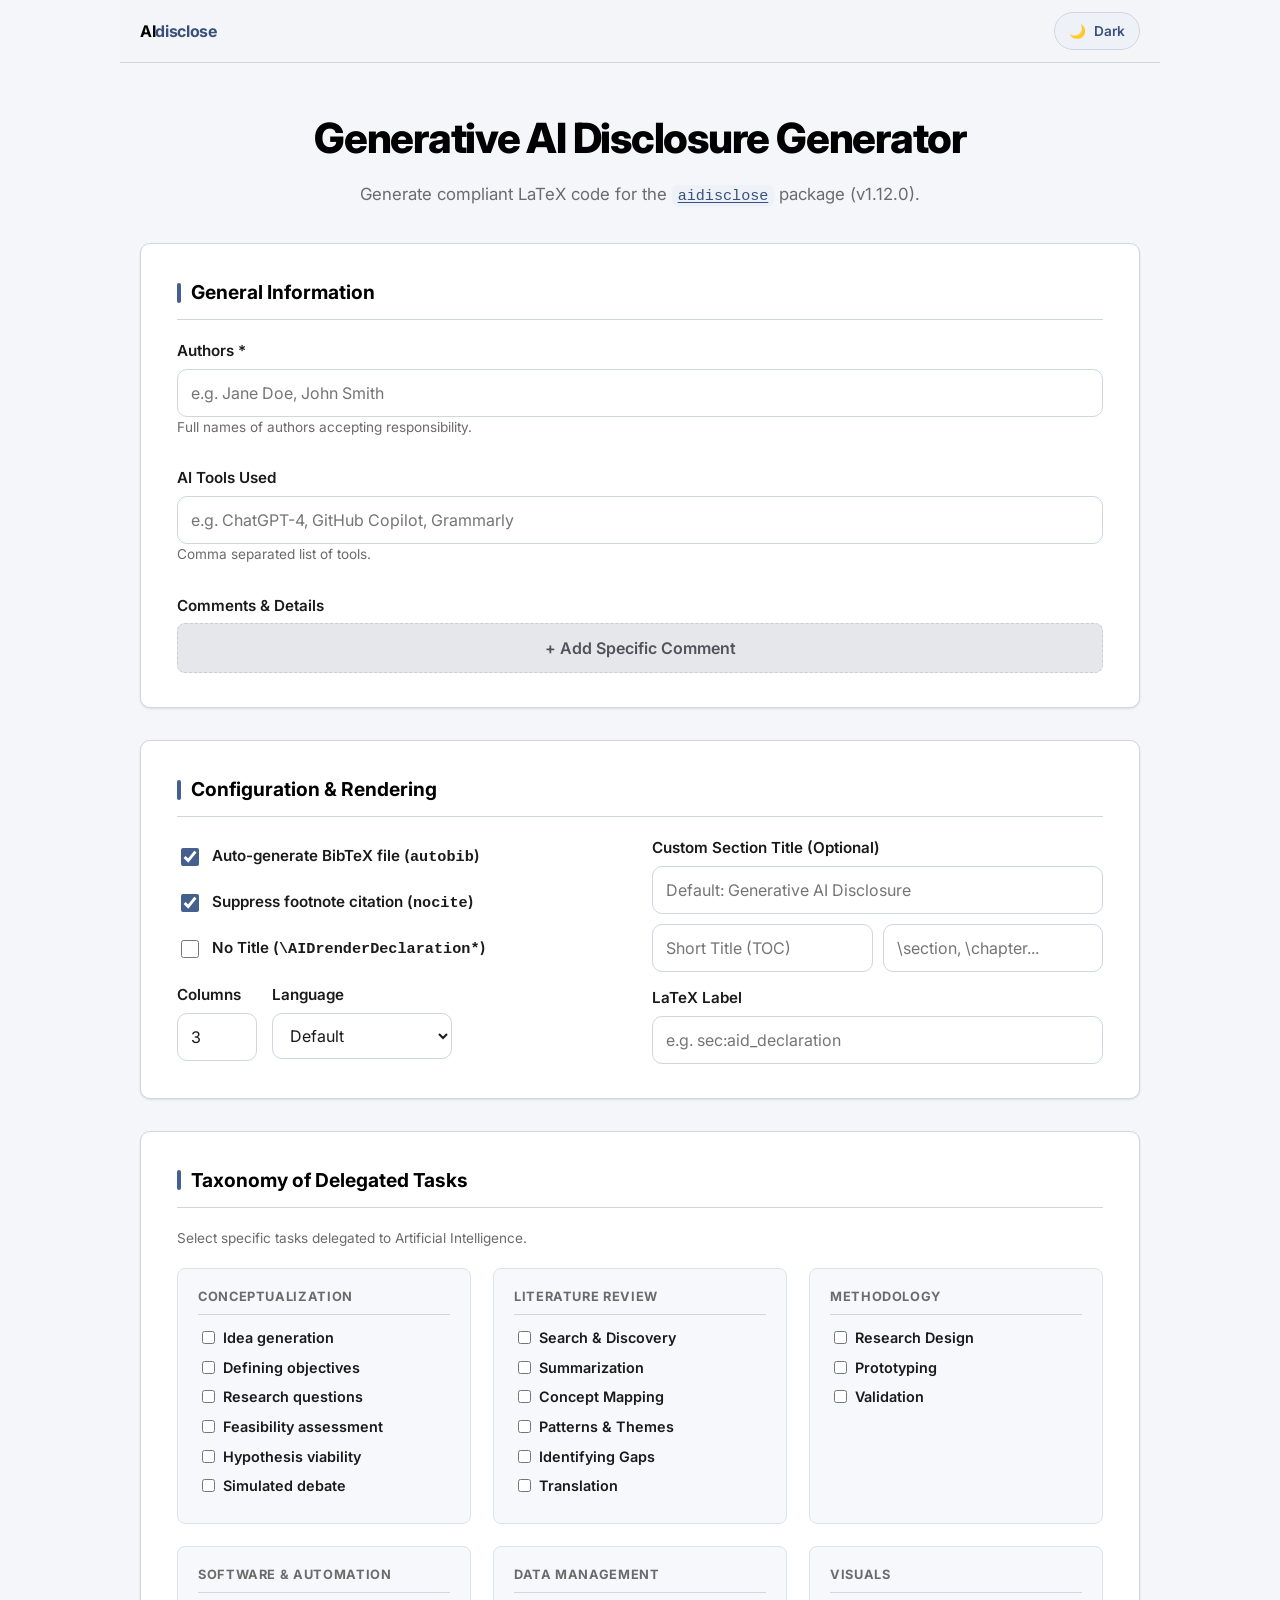
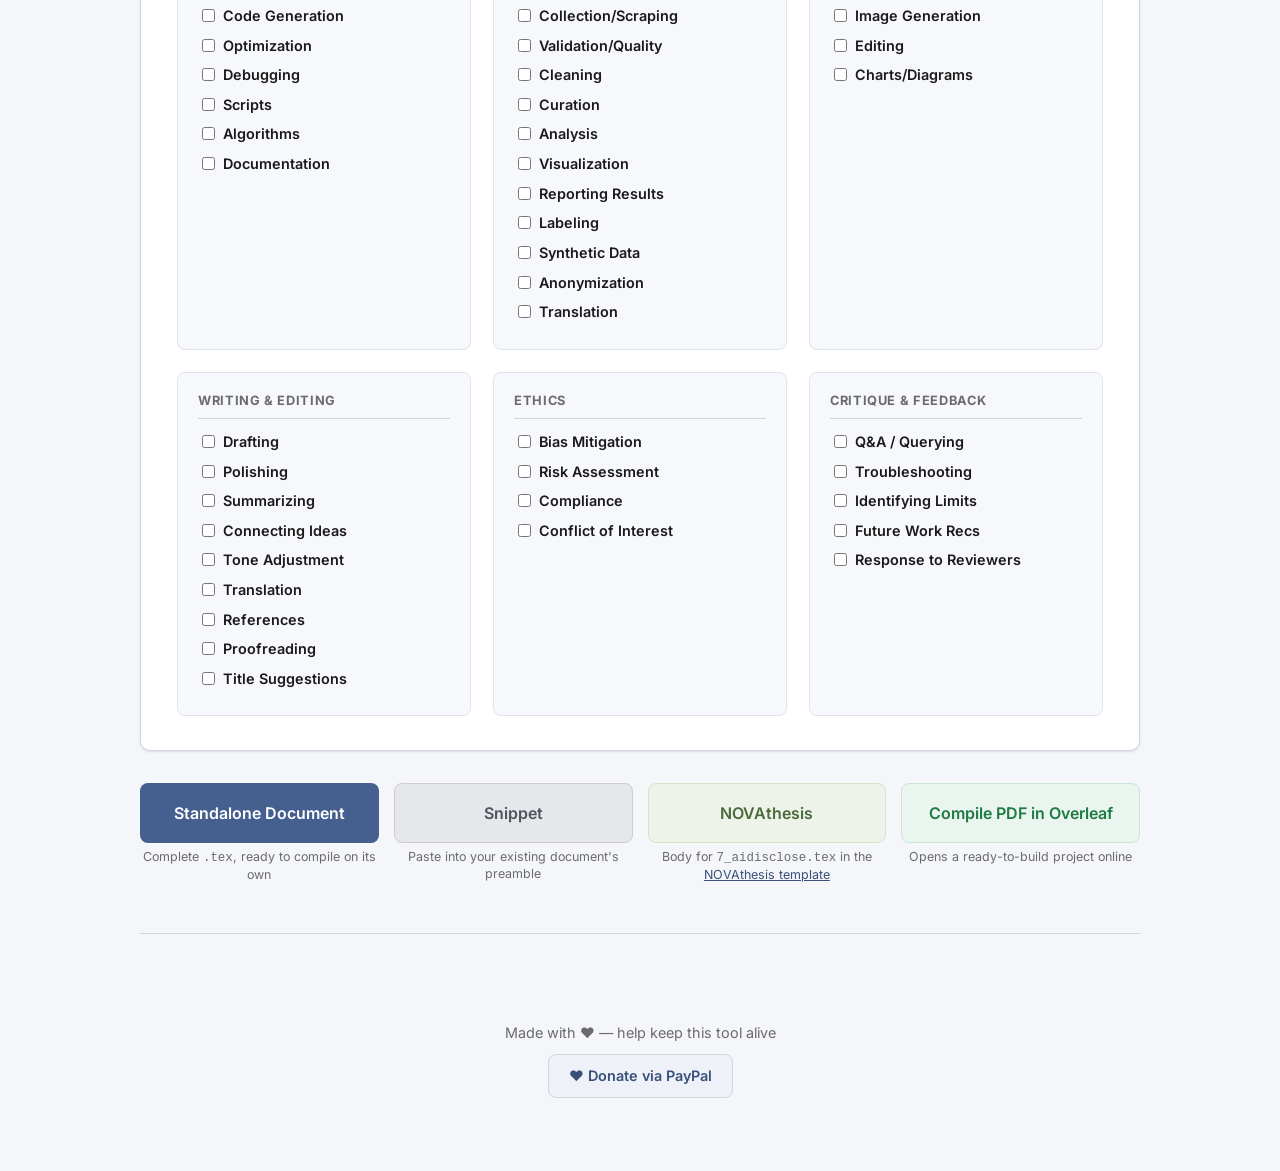
<file: index.html>
<!DOCTYPE html>
<html lang="en" data-theme="minimal" data-mode="light">
<head>
    <meta charset="UTF-8">
    <meta name="viewport" content="width=device-width, initial-scale=1.0">
    <title>AIDisclose Statement Generator</title>
    <script>
        // Decide light/dark before first paint (avoids a flash of the wrong mode):
        //   stored preference  >  OS preference  >  local time (dark ~after sunset..sunrise)
        (function() {
            var root = document.documentElement;
            root.setAttribute('data-theme', 'minimal');
            function preferred() {
                try { var s = localStorage.getItem('aid_mode'); if (s) return s; } catch (e) {}
                if (window.matchMedia) {
                    if (matchMedia('(prefers-color-scheme: dark)').matches) return 'dark';
                    if (matchMedia('(prefers-color-scheme: light)').matches) return 'light';
                }
                var h = new Date().getHours();
                return (h >= 19 || h < 7) ? 'dark' : 'light';
            }
            root.setAttribute('data-mode', preferred());
        })();
    </script>
    <link rel="preconnect" href="https://fonts.googleapis.com">
    <link rel="preconnect" href="https://fonts.gstatic.com" crossorigin>
    <link href="https://fonts.googleapis.com/css2?family=Inter:wght@300;400;500;600;700;800&family=JetBrains+Mono:wght@400;600&display=swap" rel="stylesheet">

    <link rel="stylesheet" href="css/base.css">
    <link rel="stylesheet" href="css/theme-minimal.css">
</head>
<body>

<div class="container">

    <div class="toolbar">
        <span class="brand">AI<span>disclose</span></span>
        <span class="spacer"></span>
        <span class="mode-toggle" onclick="toggleMode()"><span id="mode-icon">🌙</span> <span id="mode-label">Dark</span></span>
    </div>

    <header>
        <h1>Generative AI Disclosure Generator</h1>
        <p class="subtitle">
            Generate compliant LaTeX code for the <a href="https://github.com/joaomlourenco/aidisclose" target="_blank" rel="noopener"><code>aidisclose</code></a> package (v1.12.0).
        </p>
    </header>

    <div class="card">
        <h2>General Information</h2>
        <div class="form-grid">
            <div>
                <label for="authors">Authors *</label>
                <input type="text" id="authors" placeholder="e.g. Jane Doe, John Smith" required>
                <span class="help-text">Full names of authors accepting responsibility.</span>
            </div>
            <div>
                <label for="tools">AI Tools Used</label>
                <input type="text" id="tools" placeholder="e.g. ChatGPT-4, GitHub Copilot, Grammarly">
                <span class="help-text">Comma separated list of tools.</span>
            </div>

            <div>
                <label>Comments & Details</label>
                <div id="comments-container"></div>
                <button type="button" class="btn-secondary" onclick="addCommentBox()" style="width:100%; text-align:center; border-style:dashed;">
                    + Add Specific Comment
                </button>
            </div>
        </div>
    </div>

    <div class="card">
        <h2>Configuration & Rendering</h2>
        <div class="row">
            <div>
                <label class="checkbox-wrapper">
                    <input type="checkbox" id="opt-autobib" checked>
                    <span>Auto-generate BibTeX file (<code>autobib</code>)</span>
                </label>
                <label class="checkbox-wrapper">
                    <input type="checkbox" id="opt-nocite" checked>
                    <span>Suppress footnote citation (<code>nocite</code>)</span>
                </label>
                <label class="checkbox-wrapper">
                    <input type="checkbox" id="render-star">
                    <span>No Title (<code>\AIDrenderDeclaration*</code>)</span>
                </label>

                <div style="display: flex; gap: 15px; margin-top: 15px;">
                    <div>
                        <label for="render-cols">Columns</label>
                        <input type="number" id="render-cols" value="3" min="1" max="6" style="width: 80px;">
                    </div>
                    <div style="width: 180px;">
                        <label for="render-lang">Language</label>
                        <select id="render-lang">
                            <option value="default" selected>Default</option>
                            <option value="en">English (en)</option>
                            <option value="pt">Portuguese (pt)</option>
                            <option value="cat">Catalan (cat)</option>
                            <option value="cz">Czech (cz)</option>
                            <option value="dk">Danish (dk)</option>
                            <option value="nl">Dutch (nl)</option>
                            <option value="fr">French (fr)</option>
                            <option value="de">German (de)</option>
                            <option value="gr">Greek (gr)</option>
                            <option value="it">Italian (it)</option>
                            <option value="pl">Polish (pl)</option>
                            <option value="sk">Slovak (sk)</option>
                            <option value="es">Spanish (es)</option>
                            <option value="uk">Ukrainian (uk)</option>
                        </select>
                    </div>
                </div>
            </div>

            <div>
                <label for="title-full" style="margin-top:0px">Custom Section Title (Optional)</label>
                <input type="text" id="title-full" placeholder="Default: Generative AI Disclosure">

                <div class="row" style="margin-top:10px; gap:10px;">
                    <input type="text" id="title-short" placeholder="Short Title (TOC)">
                    <input type="text" id="title-level" placeholder="\section, \chapter...">
                </div>

                <label for="render-label" style="margin-top: 15px;">LaTeX Label</label>
                <input type="text" id="render-label" placeholder="e.g. sec:aid_declaration">
            </div>
        </div>
    </div>

    <div class="card">
        <h2>Taxonomy of Delegated Tasks</h2>
        <p class="help-text" style="margin-bottom: 20px;">Select specific tasks delegated to Artificial Intelligence.</p>

        <div class="masonry-grid">

            <div class="taxonomy-card">
                <h3>Conceptualization</h3>
                <label class="tax-item"><input type="checkbox" value="c:idea" class="tax-check"> Idea generation</label>
                <label class="tax-item"><input type="checkbox" value="c:obj" class="tax-check"> Defining objectives</label>
                <label class="tax-item"><input type="checkbox" value="c:rq" class="tax-check"> Research questions</label>
                <label class="tax-item"><input type="checkbox" value="c:feas" class="tax-check"> Feasibility assessment</label>
                <label class="tax-item"><input type="checkbox" value="c:pre" class="tax-check"> Hypothesis viability</label>
                <label class="tax-item"><input type="checkbox" value="c:sim" class="tax-check"> Simulated debate</label>
            </div>

            <div class="taxonomy-card">
                <h3>Literature Review</h3>
                <label class="tax-item"><input type="checkbox" value="l:srch" class="tax-check"> Search & Discovery</label>
                <label class="tax-item"><input type="checkbox" value="l:sum" class="tax-check"> Summarization</label>
                <label class="tax-item"><input type="checkbox" value="l:map" class="tax-check"> Concept Mapping</label>
                <label class="tax-item"><input type="checkbox" value="l:pat" class="tax-check"> Patterns & Themes</label>
                <label class="tax-item"><input type="checkbox" value="l:gaps" class="tax-check"> Identifying Gaps</label>
                <label class="tax-item"><input type="checkbox" value="l:trans" class="tax-check"> Translation</label>
            </div>

            <div class="taxonomy-card">
                <h3>Methodology</h3>
                <label class="tax-item"><input type="checkbox" value="m:des" class="tax-check"> Research Design</label>
                <label class="tax-item"><input type="checkbox" value="m:proto" class="tax-check"> Prototyping</label>
                <label class="tax-item"><input type="checkbox" value="m:meth" class="tax-check"> Validation</label>
            </div>

            <div class="taxonomy-card">
                <h3>Software & Automation</h3>
                <label class="tax-item"><input type="checkbox" value="s:gen" class="tax-check"> Code Generation</label>
                <label class="tax-item"><input type="checkbox" value="s:opt" class="tax-check"> Optimization</label>
                <label class="tax-item"><input type="checkbox" value="s:debug" class="tax-check"> Debugging</label>
                <label class="tax-item"><input type="checkbox" value="s:auto" class="tax-check"> Scripts</label>
                <label class="tax-item"><input type="checkbox" value="s:algs" class="tax-check"> Algorithms</label>
                <label class="tax-item"><input type="checkbox" value="s:doc" class="tax-check"> Documentation</label>
            </div>

            <div class="taxonomy-card">
                <h3>Data Management</h3>
                <label class="tax-item"><input type="checkbox" value="d:coll" class="tax-check"> Collection/Scraping</label>
                <label class="tax-item"><input type="checkbox" value="d:val" class="tax-check"> Validation/Quality</label>
                <label class="tax-item"><input type="checkbox" value="d:cln" class="tax-check"> Cleaning</label>
                <label class="tax-item"><input type="checkbox" value="d:cur" class="tax-check"> Curation</label>
                <label class="tax-item"><input type="checkbox" value="d:anl" class="tax-check"> Analysis</label>
                <label class="tax-item"><input type="checkbox" value="d:viz" class="tax-check"> Visualization</label>
                <label class="tax-item"><input type="checkbox" value="d:rep" class="tax-check"> Reporting Results</label>
                <label class="tax-item"><input type="checkbox" value="d:lbl" class="tax-check"> Labeling</label>
                <label class="tax-item"><input type="checkbox" value="d:syn" class="tax-check"> Synthetic Data</label>
                <label class="tax-item"><input type="checkbox" value="d:anon" class="tax-check"> Anonymization</label>
                <label class="tax-item"><input type="checkbox" value="d:trans" class="tax-check"> Translation</label>
            </div>

            <div class="taxonomy-card">
                <h3>Visuals</h3>
                <label class="tax-item"><input type="checkbox" value="v:gen" class="tax-check"> Image Generation</label>
                <label class="tax-item"><input type="checkbox" value="v:edit" class="tax-check"> Editing</label>
                <label class="tax-item"><input type="checkbox" value="v:chart" class="tax-check"> Charts/Diagrams</label>
            </div>

            <div class="taxonomy-card">
                <h3>Writing & Editing</h3>
                <label class="tax-item"><input type="checkbox" value="w:draft" class="tax-check"> Drafting</label>
                <label class="tax-item"><input type="checkbox" value="w:poly" class="tax-check"> Polishing</label>
                <label class="tax-item"><input type="checkbox" value="w:sum" class="tax-check"> Summarizing</label>
                <label class="tax-item"><input type="checkbox" value="w:con" class="tax-check"> Connecting Ideas</label>
                <label class="tax-item"><input type="checkbox" value="w:tone" class="tax-check"> Tone Adjustment</label>
                <label class="tax-item"><input type="checkbox" value="w:tra" class="tax-check"> Translation</label>
                <label class="tax-item"><input type="checkbox" value="w:ref" class="tax-check"> References</label>
                <label class="tax-item"><input type="checkbox" value="w:prs" class="tax-check"> Proofreading</label>
                <label class="tax-item"><input type="checkbox" value="w:title" class="tax-check"> Title Suggestions</label>
            </div>

            <div class="taxonomy-card">
                <h3>Ethics</h3>
                <label class="tax-item"><input type="checkbox" value="e:bias" class="tax-check"> Bias Mitigation</label>
                <label class="tax-item"><input type="checkbox" value="e:risk" class="tax-check"> Risk Assessment</label>
                <label class="tax-item"><input type="checkbox" value="e:comp" class="tax-check"> Compliance</label>
                <label class="tax-item"><input type="checkbox" value="e:conf" class="tax-check"> Conflict of Interest</label>
            </div>

            <div class="taxonomy-card">
                <h3>Critique & Feedback</h3>
                <label class="tax-item"><input type="checkbox" value="sup:qa" class="tax-check"> Q&A / Querying</label>
                <label class="tax-item"><input type="checkbox" value="sup:trd" class="tax-check"> Troubleshooting</label>
                <label class="tax-item"><input type="checkbox" value="sup:lim" class="tax-check"> Identifying Limits</label>
                <label class="tax-item"><input type="checkbox" value="sup:rec" class="tax-check"> Future Work Recs</label>
                <label class="tax-item"><input type="checkbox" value="sup:pub" class="tax-check"> Response to Reviewers</label>
            </div>
        </div>
    </div>

    <div class="button-group">
        <div class="btn-cell">
            <button type="button" class="btn-primary" onclick="generateLaTeX()">Standalone Document</button>
            <span class="btn-caption">Complete <code>.tex</code>, ready to compile on its own</span>
        </div>
        <div class="btn-cell">
            <button type="button" class="btn-secondary" onclick="generateSnippet()">Snippet</button>
            <span class="btn-caption">Paste into your existing document's preamble</span>
        </div>
        <div class="btn-cell">
            <button type="button" class="btn-novathesis" onclick="generateNovaThesis()">NOVAthesis</button>
            <span class="btn-caption">Body for <code>7_aidisclose.tex</code> in the <a href="https://github.com/joaomlourenco/novathesis" target="_blank" rel="noopener">NOVAthesis template</a></span>
        </div>
        <div class="btn-cell">
            <button type="button" id="overleaf-btn" class="btn-overleaf" onclick="openInOverleaf()">Compile PDF in Overleaf</button>
            <span class="btn-caption">Opens a ready-to-build project online</span>
        </div>
    </div>

    <div id="output-area">
        <div class="code-container">
            <div class="code-header">
                <span>LaTeX Source</span>
                <button type="button" class="btn-secondary" style="padding: 4px 10px; font-size: 0.8em;" onclick="copyToClipboard()">Copy Code</button>
            </div>
            <pre id="latex-code"></pre>
        </div>
    </div>

    <div class="footer-sponsor">
        <div class="counter-badge" title="Statements generated">
            <span id="counter-value">...</span> statements generated
        </div>
        <p>
            Made with ♥ — help keep this tool alive <br/>
            <a class="donate-btn" href="https://www.paypal.com/donate/?hosted_button_id=8WA8FRVMB78W8" target="_blank" rel="noopener">♥ Donate via PayPal</a>
        </p>
    </div>

</div>

<script>
    // --- Light/dark toggle ---
    // The initial mode is chosen by the early <head> script (stored pref >
    // OS preference > local time). Here we wire the toggle and keep following
    // the OS until the user makes an explicit choice.
    (function() {
        const root = document.documentElement;
        function syncLabel(m) {
            const icon = document.getElementById('mode-icon');
            const label = document.getElementById('mode-label');
            if (icon) icon.textContent = m === 'dark' ? '☀' : '🌙';
            if (label) label.textContent = m === 'dark' ? 'Light' : 'Dark';
        }
        function setMode(m, silent) {
            root.setAttribute('data-mode', m);
            syncLabel(m);
            if (!silent) { try { localStorage.setItem('aid_mode', m); } catch (e) {} }
        }
        window.toggleMode = function() {
            setMode(root.getAttribute('data-mode') === 'dark' ? 'light' : 'dark');
        };
        // Match the toggle label to whatever the head script already applied.
        syncLabel(root.getAttribute('data-mode'));
        // Follow OS changes only while the user hasn't set an explicit preference.
        if (window.matchMedia) {
            matchMedia('(prefers-color-scheme: dark)').addEventListener('change', function(e) {
                let stored = null;
                try { stored = localStorage.getItem('aid_mode'); } catch (_) {}
                if (!stored) setMode(e.matches ? 'dark' : 'light', true);
            });
        }
    })();

    // --- Utils ---
    function escapeLatex(str) {
        if (!str) return "";
        return str.replace(/([&%$#_{}])/g, "\\$1")
                  .replace(/~/g, "\\textasciitilde{}")
                  .replace(/\^/g, "\\textasciicircum{}");
    }

    // --- Comment Box Logic ---
    let commentCount = 0;
    function addCommentBox() {
        commentCount++;
        const container = document.getElementById('comments-container');
        const div = document.createElement('div');
        div.className = 'comment-box';
        div.id = `comment-box-${commentCount}`;
        div.innerHTML = `
            <div class="comment-header">
                <span class="comment-title">Comment #${commentCount}</span>
                <div class="checkbox-wrapper">
                    <input type="checkbox" id="comment-star-${commentCount}">
                    <span style="font-size:0.85rem">Unnumbered</span>
                </div>
            </div>
            <textarea id="comment-text-${commentCount}" placeholder="Describe how AI was used..." rows="2"></textarea>
            <div style="text-align:right; margin-top:10px;">
                <button type="button" class="btn-danger" onclick="removeCommentBox(${commentCount})">Remove</button>
            </div>
        `;
        container.appendChild(div);
    }
    function removeCommentBox(id) {
        const box = document.getElementById(`comment-box-${id}`);
        if(box) box.remove();
    }

    // --- LaTeX Generation Logic ---
    function getFormData() {
        const authors = escapeLatex(document.getElementById('authors').value.trim());
        const tools = escapeLatex(document.getElementById('tools').value.trim());

        // Options
        const autobib = document.getElementById('opt-autobib').checked;
        const nocite = document.getElementById('opt-nocite').checked;

        // Title Config
        const titleFull = escapeLatex(document.getElementById('title-full').value.trim());
        const titleShort = escapeLatex(document.getElementById('title-short').value.trim());
        const titleLevel = document.getElementById('title-level').value.trim();

        // Rendering
        const columns = document.getElementById('render-cols').value || 3;
        const renderStar = document.getElementById('render-star').checked;
        const renderLang = document.getElementById('render-lang').value;
        const renderLabel = escapeLatex(document.getElementById('render-label').value.trim());

        // Comments
        const comments = [];
        const commentBoxes = document.querySelectorAll('.comment-box');
        commentBoxes.forEach(box => {
            const textarea = box.querySelector('textarea');
            const checkbox = box.querySelector('input[type="checkbox"]');
            if (textarea.value.trim()) {
                comments.push({
                    text: escapeLatex(textarea.value.trim()),
                    starred: checkbox.checked
                });
            }
        });

        // Taxonomy
        const taxonomy = [];
        document.querySelectorAll('.tax-check:checked').forEach(cb => taxonomy.push(cb.value));

        return { authors, tools, comments, autobib, nocite, titleFull, titleShort, titleLevel, columns, renderStar, taxonomy, renderLang, renderLabel };
    }

    function validate(data, requireAuthors = true) {
        // 1. Validate Authors (only if required for the specific button)
        if (requireAuthors && !data.authors) {
            alert("Please enter the Author names.");
            document.getElementById('authors').focus();
            return false;
        }

        // 2. Validate Tools (required if any taxonomy checkbox is checked)
        if (data.taxonomy.length > 0 && !data.tools) {
            alert("Because you selected specific tasks in the Taxonomy, you must specify the 'AI Tools Used'.");
            document.getElementById('tools').focus();
            return false;
        }

        return true;
    }

    function buildPreamble(data) {
        let opts = [];
        if(!data.autobib) opts.push("autobib=false");
        if(!data.nocite) opts.push("nocite=false");
        let optStr = opts.length ? `[${opts.join(',')}]` : '';
        return `\\usepackage${optStr}{aidisclose}`;
    }

    function buildConfiguration(data) {
        let code = "";

        // Title
        if(data.titleFull || data.titleLevel) {
            let cmd = "\\AIDdiscloseTitle";
            if(data.titleShort) cmd += `[${data.titleShort}]`;
            cmd += `{${data.titleFull || "Generative AI Disclosure"}}`;
            if(data.titleLevel) cmd += `[${data.titleLevel}]`;
            code += `${cmd}\n\n`;
        }

        // Taxonomy
        if(data.taxonomy.length > 0) {
            code += `% Taxonomy Activation\n`;
            data.taxonomy.forEach(key => {
                code += `\\AIDactivate{${key}}\n`;
            });
            code += `\n`;
        }

        // Tools
        if(data.tools) {
            code += `\\AIDtoolsUsed{${data.tools}}\n\n`;
        } else {
            code += `\\AIDtoolsUsed{}\n\n`;
        }

        // Comments
        data.comments.forEach(c => {
            const env = c.starred ? "AIDcomment*" : "AIDcomment";
            code += `\\begin{${env}}\n${c.text}\n\\end{${env}}\n\n`;
        });

        return code;
    }

    function buildRender(data) {
        const cmd = data.renderStar ? "\\AIDrenderDeclaration*" : "\\AIDrenderDeclaration";

        // Build options list for new key-value syntax
        let opts = [];
        if (data.columns && data.columns != 3) opts.push(`ncols=${data.columns}`);

        // Only add lang if it is NOT default
        if (data.renderLang && data.renderLang !== 'default') {
            opts.push(`lang=${data.renderLang}`);
        }

        if (data.renderLabel) opts.push(`label=${data.renderLabel}`);

        const optStr = opts.length > 0 ? `[${opts.join(',')}]` : "";
        return `${cmd}${optStr}{${data.authors}}`;
    }

    function buildFullDocument(data) {
        let code = `\\documentclass{article}\n`;
        code += buildPreamble(data) + `\n\n`;
        code += `\\title{Generative AI Disclosure}\n`;
        code += `\\author{${data.authors}}\n`;
        code += `\\date{\\today}\n\n`;
        code += `\\begin{document}\n\n`;
        code += `\\maketitle\n\n`;
        code += `% --- aidisclose configuration ---\n`;
        code += buildConfiguration(data);
        code += `% --- aidisclose rendering ---\n`;
        code += buildRender(data);
        code += `\n\n\\end{document}`;
        return code;
    }

    function generateLaTeX() {
        const data = getFormData();
        // Authors REQUIRED
        if (!validate(data, true)) return;
        incrementGlobalCounter();

        displayOutput(buildFullDocument(data));
    }

    // Repo location of the (not-yet-on-CTAN) package sources, fetched at click time
    // so the Overleaf project is self-contained without relying on TeX Live having it.
    const AID_RAW_BASE = "https://raw.githubusercontent.com/joaomlourenco/aidisclose/main/";

    async function openInOverleaf() {
        const data = getFormData();
        // Authors REQUIRED (a full compilable document is produced)
        if (!validate(data, true)) return;

        // Determine which language files the package will need. It lazy-loads
        // English plus the selected language only. 'default'/'en' => English only.
        // Dropdown values match the .ldf filenames exactly (e.g. 'dk', 'cat').
        const lang = data.renderLang;
        const files = ["aidisclose.sty", "langdef/aidisclose-en.ldf"];
        if (lang && lang !== "default" && lang !== "en") {
            files.push(`langdef/aidisclose-${lang}.ldf`);
        }

        const btn = document.getElementById('overleaf-btn');
        const originalText = btn ? btn.innerText : "";
        if (btn) { btn.disabled = true; btn.innerText = "Preparing…"; }

        try {
            // raw.githubusercontent.com sends Access-Control-Allow-Origin:* so fetch() works.
            const blocks = await Promise.all(files.map(async (p) => {
                const res = await fetch(AID_RAW_BASE + p);
                if (!res.ok) throw new Error(`${p} (HTTP ${res.status})`);
                const txt = await res.text();
                const name = p.split("/").pop();          // flatten to project root
                return `\\begin{filecontents}[overwrite]{${name}}\n${txt}\n\\end{filecontents}\n`;
            }));

            const tex = blocks.join("") + buildFullDocument(data);
            incrementGlobalCounter();

            const form = document.createElement("form");
            form.method = "POST";
            form.action = "https://www.overleaf.com/docs";
            form.target = "_blank";
            const add = (n, v) => {
                const i = document.createElement("input");
                i.type = "hidden"; i.name = n; i.value = v; form.appendChild(i);
            };
            add("snip", tex);
            add("snip_name", "main.tex");
            add("engine", "pdflatex");
            document.body.appendChild(form);
            form.submit();
            form.remove();
        } catch (err) {
            alert("Could not fetch the aidisclose package sources for Overleaf:\n" +
                  err.message + "\n\nPlease check your connection and try again.");
        } finally {
            if (btn) { btn.disabled = false; btn.innerText = originalText; }
        }
    }

    function generateSnippet() {
        const data = getFormData();
        // Authors REQUIRED
        if (!validate(data, true)) return;
        incrementGlobalCounter();

        let code = `% Add to Preamble:\n`;
        code += buildPreamble(data) + `\n\n`;
        code += `% Configuration:\n`;
        code += buildConfiguration(data);
        code += `% Rendering:\n`;
        code += buildRender(data);

        displayOutput(code);
    }

    function generateNovaThesis() {
        const data = getFormData();
        // Authors NOT REQUIRED
        if (!validate(data, false)) return;
        incrementGlobalCounter();

        // We only generate the configuration body.
        // Preamble (usepackage) and Rendering (AIDrenderDeclaration) are excluded.
        let code = `% Content for 7_aidisclose.tex\n`;
        code += `% The package import and rendering command are handled by the main template.\n\n`;
        code += buildConfiguration(data);

        displayOutput(code);
    }

    function displayOutput(code) {
        document.getElementById('latex-code').textContent = code;
        const area = document.getElementById('output-area');
        area.style.display = 'block';
        area.scrollIntoView({behavior: "smooth"});
    }

    function copyToClipboard() {
        const code = document.getElementById('latex-code').textContent;
        navigator.clipboard.writeText(code).then(() => {
            const btn = document.querySelector('#output-area button');
            const originalText = btn.innerText;
            btn.innerText = "Copied!";
            setTimeout(() => btn.innerText = originalText, 2000);
        });
    }

    // --- Counter API ---
    // Self-hosted Cloudflare Worker (see DEPLOY-counter.md). GET returns the
    // current total; POST increments it and returns the new total.
    // First-party subdomain (see counter/wrangler.toml). Using the site's own
    // domain avoids Firefox Enhanced Tracking Protection blocking the request,
    // which happens with the third-party *.workers.dev hostname.
    const COUNTER_URL = 'https://counter.aidisclose.org';

    function updateCounterUI(value) {
        const el = document.getElementById('counter-value');
        const badge = document.querySelector('.counter-badge');
        if (el) {
            el.innerText = value;
            badge.title = `${value} statements generated`;
            // Hide the badge until we have a real, non-zero count.
            badge.classList.toggle('counter-hidden', value == 0 || value === '...');
        }
    }

    // Show the current global total on load (read-only GET).
    fetch(COUNTER_URL)
        .then(r => r.ok ? r.json() : { count: 0 })
        .then(d => updateCounterUI(d.count))
        .catch(() => updateCounterUI(0));

    function incrementGlobalCounter() {
        fetch(COUNTER_URL, { method: 'POST' })
            .then(r => r.ok ? r.json() : {})
            .then(d => { if (typeof d.count === 'number') updateCounterUI(d.count); })
            .catch(e => console.error('counter:', e));
    }
</script>

</body>
</html>
</file>
<file: css/base.css>
/* ============================================================
   aidisclose generator — base layout & components.
   All colours/decoration come from CSS variables defined in the
   per-theme files (theme-glass.css, theme-saas.css, ...), scoped
   by [data-theme="..."][data-mode="..."] on <html>.
   ============================================================ */

* { box-sizing: border-box; }
html, body { margin: 0; padding: 0; }
body {
  font-family: 'Inter', system-ui, -apple-system, sans-serif;
  background: var(--bg);
  background-attachment: fixed;
  color: var(--text);
  line-height: 1.5;
  min-height: 100vh;
  padding: 0 20px 60px;
  transition: background .35s ease, color .35s ease;
}
.container { max-width: 1000px; margin: 0 auto; }

/* --- Theme toolbar --- */
.toolbar {
  position: sticky; top: 0; z-index: 50;
  display: flex; flex-wrap: wrap; align-items: center; gap: 12px;
  margin: 0 -20px 30px; padding: 12px 20px;
  background: var(--toolbar-bg); border-bottom: 1px solid var(--panel-border);
  backdrop-filter: var(--backdrop);
}
.toolbar .brand { font-weight: 700; letter-spacing: -.02em; color: var(--heading); }
.toolbar .brand span { color: var(--accent-ink); }
.toolbar .spacer { flex: 1; }
.toolbar label { font-size: .8rem; font-weight: 600; color: var(--muted); }
.toolbar select {
  padding: 8px 12px; border-radius: 10px; font: inherit; font-size: .88rem;
  background: var(--input-bg); color: var(--text); border: 1px solid var(--input-border);
  cursor: pointer;
}
.mode-toggle {
  display: inline-flex; align-items: center; gap: 8px; cursor: pointer;
  padding: 8px 14px; border-radius: 999px; font-size: .85rem; font-weight: 600;
  background: var(--accent-soft); color: var(--accent-ink); border: 1px solid var(--panel-border);
  transition: transform .15s ease;
}
.mode-toggle:hover { transform: translateY(-1px); }

/* --- Header --- */
header { text-align: center; margin-bottom: 36px; padding-top: 14px; }
h1 {
  font-weight: 800; letter-spacing: -.03em; margin: 0 0 12px;
  font-size: clamp(1.8rem, 4vw, 2.6rem); color: var(--heading);
}
.subtitle { color: var(--muted); font-size: 1.05rem; max-width: 600px; margin: 0 auto; }
.subtitle code {
  background: var(--accent-soft); color: var(--accent-ink);
  padding: 2px 6px; border-radius: 6px; font-size: .9em;
}
.subtitle a { text-decoration: none; }
.subtitle a code { text-decoration: underline; text-underline-offset: 2px; }

/* --- Cards & sections --- */
.card {
  background: var(--panel); border: 1px solid var(--panel-border);
  border-radius: var(--radius); padding: 34px 36px; margin-bottom: 32px;
  backdrop-filter: var(--backdrop); box-shadow: var(--panel-shadow);
}
h2 {
  font-size: 1.2rem; font-weight: 700; margin: 0 0 20px; padding-bottom: 12px;
  border-bottom: 1px solid var(--panel-border); color: var(--heading);
  display: flex; align-items: center; gap: 10px;
}
h2::before { content: ''; width: 4px; height: 20px; border-radius: 2px; background: var(--accent-grad); }

/* --- Forms --- */
.form-grid { display: grid; gap: 24px; }
.row { display: grid; grid-template-columns: 1fr 1fr; gap: 24px; }
@media (max-width: 600px) { .row { grid-template-columns: 1fr; } }

label { display: block; font-weight: 600; margin-bottom: 6px; color: var(--text); font-size: .95rem; }
.help-text { font-size: .85rem; color: var(--muted); margin-bottom: 6px; display: block; }

input[type="text"], input[type="number"], textarea, select {
  width: 100%; padding: 11px 13px; border-radius: 10px; font: inherit; font-size: 1rem;
  color: var(--text); font-family: inherit; background: var(--input-bg);
  border: 1px solid var(--input-border);
  transition: border-color .15s, box-shadow .15s; box-sizing: border-box;
}
input:focus, textarea:focus, select:focus {
  outline: none; border-color: var(--accent); box-shadow: 0 0 0 4px var(--accent-ring);
}

/* --- Checkboxes --- */
.checkbox-wrapper { display: flex; align-items: center; gap: 10px; padding: 8px 0; cursor: pointer; }
.checkbox-wrapper input[type="checkbox"] { width: 18px; height: 18px; accent-color: var(--accent); cursor: pointer; }
.checkbox-wrapper span { font-size: .95rem; color: var(--text); }

/* --- Taxonomy grid --- */
.masonry-grid { display: grid; grid-template-columns: repeat(auto-fill, minmax(280px, 1fr)); gap: 22px; }
.taxonomy-card {
  background: var(--subpanel); border: 1px solid var(--subpanel-border);
  border-radius: var(--radius-sm); padding: 18px 20px;
}
.taxonomy-card h3 {
  margin: 0 0 12px; font-size: .8rem; text-transform: uppercase; letter-spacing: .05em;
  color: var(--muted); font-weight: 700; border-bottom: 1px solid var(--panel-border); padding-bottom: 8px;
}
.tax-item { display: flex; align-items: flex-start; margin-bottom: 8px; font-size: .9rem; cursor: pointer; color: var(--text); }
.tax-item:hover { color: var(--accent-ink); }
.tax-item input { margin-top: 4px; margin-right: 8px; accent-color: var(--accent); }

/* --- Dynamic comments --- */
.comment-box {
  background: var(--subpanel); border: 1px solid var(--subpanel-border); border-left: 3px solid var(--accent);
  padding: 15px; border-radius: var(--radius-sm); margin-bottom: 15px; animation: fadeIn .3s ease;
}
.comment-header { display: flex; justify-content: space-between; align-items: center; margin-bottom: 10px; }
.comment-title { font-weight: 600; font-size: .9rem; color: var(--muted); }
@keyframes fadeIn { from { opacity: 0; transform: translateY(5px); } to { opacity: 1; transform: translateY(0); } }

/* --- Buttons --- */
button { padding: 12px 24px; border: 1px solid transparent; border-radius: var(--radius-sm); font: inherit; font-weight: 600; font-size: 1rem; cursor: pointer; transition: transform .15s ease, filter .2s ease, background-color .2s ease; }
button a { color: inherit; text-decoration: none; }

.button-group { display: flex; gap: 15px; margin-top: 20px; align-items: stretch; }
.btn-cell { flex: 1; display: flex; flex-direction: column; }
.btn-cell > button {
  width: 100%; box-sizing: border-box; height: 60px; padding: 8px 16px; line-height: 1.2;
  text-align: center; display: flex; align-items: center; justify-content: center;
}

.btn-primary    { background: var(--b1-bg); color: var(--b1-fg); border-color: transparent; box-shadow: var(--b1-shadow); }
.btn-secondary  { background: var(--b2-bg); color: var(--b2-fg); border-color: var(--b2-border); }
.btn-novathesis { background: var(--b3-bg); color: var(--b3-fg); border-color: var(--b3-border); box-shadow: var(--b3-shadow); }
.btn-overleaf   { background: var(--b4-bg); color: var(--b4-fg); border-color: var(--b4-border); box-shadow: var(--b4-shadow); }

.btn-primary:hover, .btn-novathesis:hover, .btn-overleaf:hover { transform: translateY(-2px); filter: brightness(1.06); }
.btn-secondary:hover { transform: translateY(-2px); border-color: var(--accent); }

.btn-danger { background: var(--danger-bg); color: var(--danger-fg); border-color: transparent; padding: 6px 12px; font-size: .8rem; }
.btn-danger:hover { background: var(--danger-bg-hover); }

.btn-caption { margin-top: 6px; font-size: .78rem; line-height: 1.3; color: var(--muted); text-align: center; }
.btn-caption a { color: var(--accent-ink); }

/* --- Output area --- */
#output-area { display: none; margin-top: 40px; scroll-margin-top: 20px; }
.code-container { background: var(--code-bg); border: 1px solid var(--code-border); border-radius: var(--radius-sm); position: relative; overflow: hidden; box-shadow: var(--panel-shadow); }
.code-header { background: var(--code-head-bg); padding: 10px 15px; display: flex; justify-content: space-between; align-items: center; color: var(--code-head-ink); font-size: .85rem; border-bottom: 1px solid var(--code-border); }
.code-header button { background: rgba(255,255,255,.14); color: var(--code-head-ink); border: none; }
pre { margin: 0; padding: 20px; color: var(--code-ink); overflow-x: auto; font-family: 'JetBrains Mono', 'Consolas', monospace; white-space: pre-wrap; font-size: .9rem; line-height: 1.6; }

/* --- Footer --- */
.footer-sponsor { margin-top: 50px; text-align: center; border-top: 1px solid var(--panel-border); padding-top: 30px; color: var(--muted); font-size: .9rem; }
.counter-badge { background: var(--accent-soft); color: var(--accent-ink); padding: 5px 14px; border-radius: 999px; font-size: .8rem; font-weight: 600; display: inline-block; margin-bottom: 15px; transition: opacity .3s; }
.counter-badge.counter-hidden { opacity: 0; }
.footer-sponsor a { color: var(--accent-ink); }
.donate-btn {
  display: inline-block; margin-top: 10px; padding: 10px 20px; border-radius: var(--radius-sm);
  background: var(--accent-soft); color: var(--accent-ink); border: 1px solid var(--panel-border);
  font-weight: 600; font-size: .9rem; text-decoration: none; transition: filter .2s, transform .15s;
}
.donate-btn:hover { transform: translateY(-1px); filter: brightness(.97); }
</file>
<file: css/theme-minimal.css>
/* Theme: Clean & minimal — flat surfaces, hairline borders, tonal buttons. */

[data-theme="minimal"][data-mode="light"] {
  --bg: #f4f6f9;
  --toolbar-bg: rgba(244,246,249,.9);
  --panel: #ffffff; --panel-border: #cfd6df;
  --subpanel: #f6f8fb; --subpanel-border: #dde3ea;
  --radius: 10px; --radius-sm: 8px;
  --panel-shadow: 0 1px 3px rgba(16,24,40,.06), 0 1px 2px rgba(16,24,40,.05); --backdrop: none;
  --text: #1a1a1a; --heading: #000; --muted: #6b6b6b;
  --accent: #45608f; --accent-grad: #45608f;
  --accent-soft: #eef2f8; --accent-ink: #38507a; --accent-ring: rgba(69,96,143,.18);
  --input-bg: #fff; --input-border: #cfd6df;
  --b1-bg: #45608f; --b1-fg: #fff; --b1-shadow: none;
  --b2-bg: #e6e7ea; --b2-fg: #50535b; --b2-border: #ccccd2;
  --b3-bg: #eef3ea; --b3-fg: #4b6b3a; --b3-border: #d6e2c9; --b3-shadow: none;
  --b4-bg: #e9f5ee; --b4-fg: #1f7a44; --b4-border: #c9e6d4; --b4-shadow: none;
  --danger-bg: #fee2e2; --danger-fg: #dc2626; --danger-bg-hover: #fecaca;
  --code-head-bg: #f0f0f0; --code-head-ink: #444; --code-bg: #fafafa; --code-ink: #1a1a1a; --code-border: #e2e2e2;
}

[data-theme="minimal"][data-mode="dark"] {
  --bg: #0e0e0e;
  --toolbar-bg: rgba(14,14,14,.9);
  --panel: #1a1a1a; --panel-border: #383c42;
  --subpanel: #202020; --subpanel-border: #34383e;
  --radius: 10px; --radius-sm: 8px;
  --panel-shadow: none; --backdrop: none;
  --text: #e6e6e6; --heading: #fff; --muted: #9a9a9a;
  --accent: #8aa6d0; --accent-grad: #8aa6d0;
  --accent-soft: #1b2434; --accent-ink: #b9cdec; --accent-ring: rgba(138,166,208,.22);
  --input-bg: #141414; --input-border: #333;
  --b1-bg: #4a648f; --b1-fg: #fff; --b1-shadow: none;
  --b2-bg: #222; --b2-fg: #dcdcdc; --b2-border: #353535;
  --b3-bg: #1e2a18; --b3-fg: #a8d08a; --b3-border: #32411f; --b3-shadow: none;
  --b4-bg: #14271c; --b4-fg: #6fd49a; --b4-border: #1f3f2c; --b4-shadow: none;
  --danger-bg: #3a1a1a; --danger-fg: #fca5a5; --danger-bg-hover: #4d2020;
  --code-head-bg: #0c0c0c; --code-head-ink: #bbb; --code-bg: #0a0a0a; --code-ink: #e6e6e6; --code-border: #222;
}

/* Minimal favours stillness over motion. */
[data-theme="minimal"] .btn-primary:hover,
[data-theme="minimal"] .btn-novathesis:hover,
[data-theme="minimal"] .btn-overleaf:hover { transform: none; filter: brightness(.97); }
[data-theme="minimal"] .btn-secondary:hover { transform: none; }
</file>
